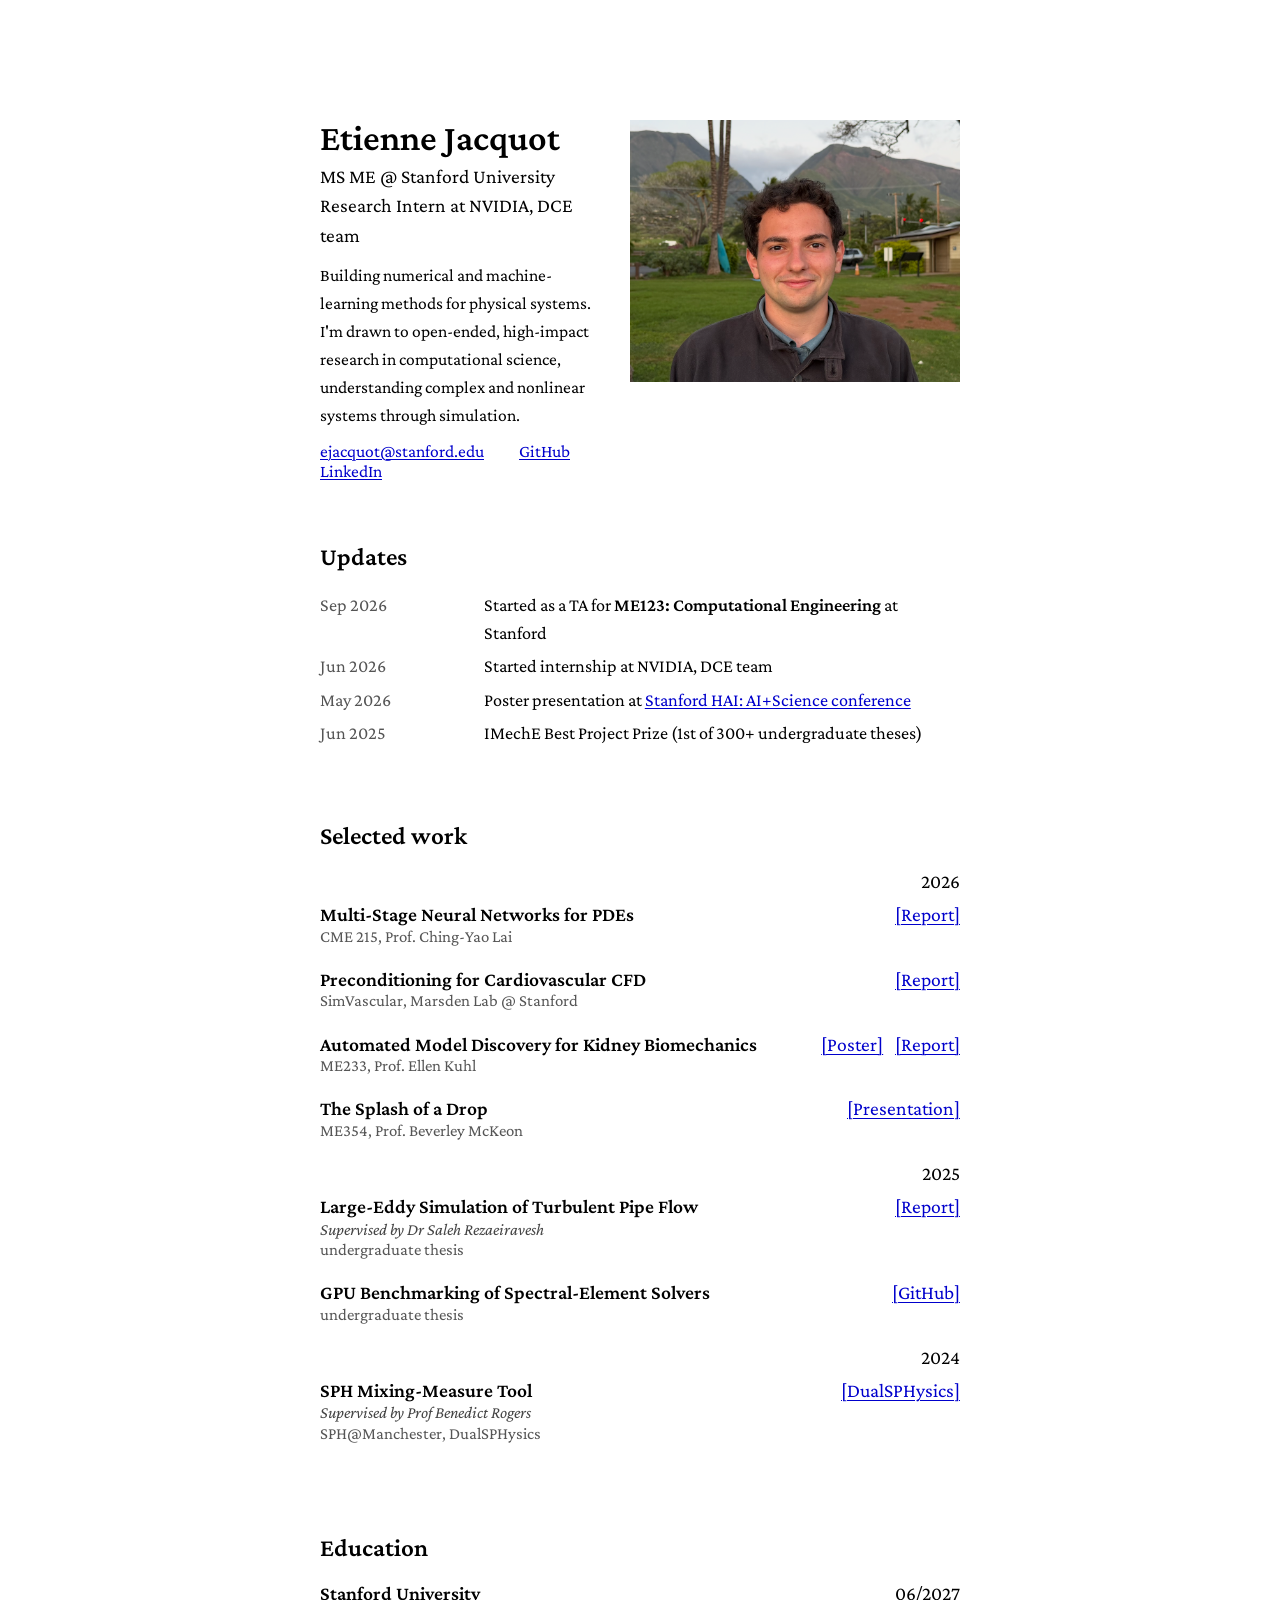
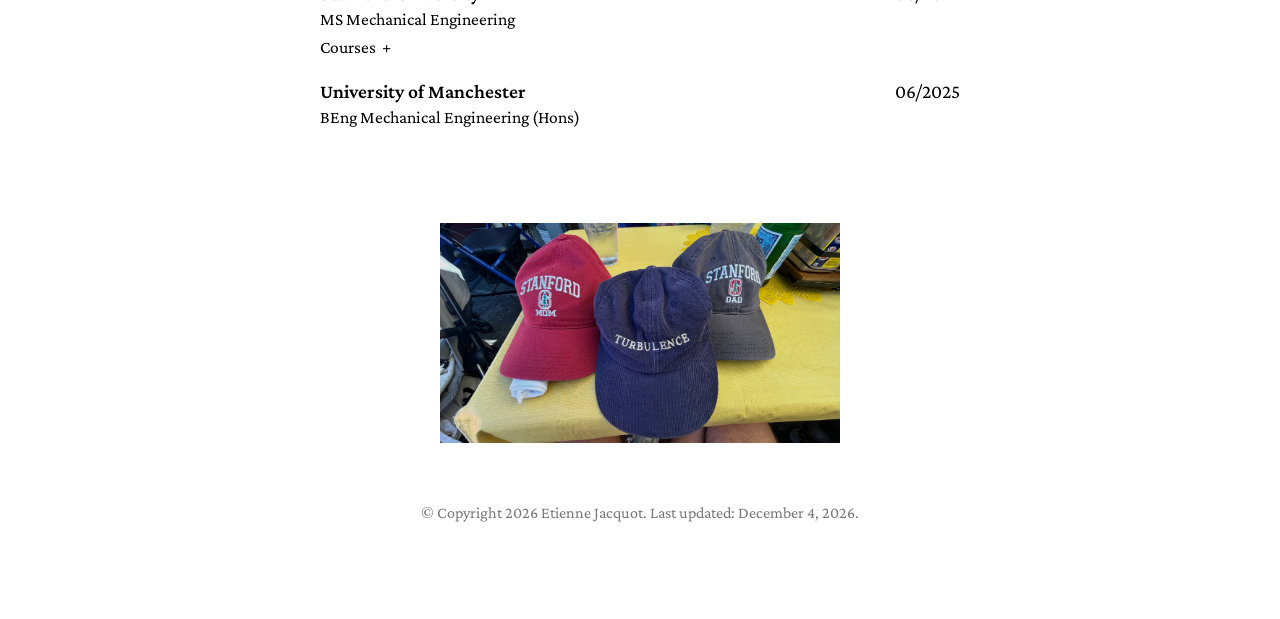
<file: index.html>
<!DOCTYPE html>
<html lang="en">
<head>
    <meta charset="UTF-8">
    <meta name="viewport" content="width=device-width, initial-scale=1.0">
    <title>Etienne Jacquot</title>
    <link rel="stylesheet" href="css/tufte.css">
    <link rel="stylesheet" href="css/site.css">
    <link rel="stylesheet" href="css/site-crimson.css">
</head>
<body>
<article>

    <!-- ── Header ─────────────────────────────────────── -->
    <section class="site-header">
        <div class="header-text">
            <h1>Etienne Jacquot</h1>
            <p class="tagline">MS ME @ Stanford University<br>
Research Intern at NVIDIA, DCE team</p>
            <p class="header-bio">Building numerical and machine-learning methods for physical systems. I'm drawn to open-ended, high-impact research in computational science, understanding complex and nonlinear systems through simulation.</p>
            <nav class="contact-links" aria-label="Contact and profiles">
                <a href="mailto:ejacquot@stanford.edu">ejacquot@stanford.edu</a>
                <a href="https://github.com/etiennejacquot">GitHub</a>
                <a href="https://linkedin.com/in/etienne-jacquot">LinkedIn</a>
            </nav>
        </div>
        <div class="header-photo">
            <img src="images/photo_me.png" alt="Etienne Jacquot">
        </div>
    </section>

    <!-- ── Updates ───────────────────────────────────── -->
    <section>
        <h2>Updates</h2>
        <ul class="updates-list">
            <!-- Add new items above this line, newest first -->
            <li>
                <time class="update-date" datetime="2026-09">Sep 2026</time>
                <span>Started as a TA for <strong>ME123: Computational Engineering</strong> at Stanford</span>
            </li>
            <li>
                <time class="update-date" datetime="2026-06">Jun 2026</time>
                <span>Started internship at NVIDIA, DCE team</span>
            </li>
            <li>
                <time class="update-date" datetime="2026-05">May 2026</time>
                <span>Poster presentation at <a href="https://hai.stanford.edu/events/ai-science-accelerating-discovery">Stanford HAI: AI+Science conference</a></span>
            </li>
            <li>
                <time class="update-date" datetime="2025-06">Jun 2025</time>
                <span>IMechE Best Project Prize (1st of 300+ undergraduate theses)</span>
            </li>
        </ul>
    </section>

    <!-- ── Selected work ──────────────────────────────── -->
    <section>
        <h2>Selected work</h2>
        <div class="entries entries--work">

            <div class="year-divider">2026</div>

            <div class="entry">
                <div class="entry-primary">
                    <strong>Multi-Stage Neural Networks for PDEs</strong>
                    <span class="entry-links"><a href="https://drive.google.com/file/d/1u68ftMysKveKd8G7caAsL3m6ljsauf0_/view">[Report]</a></span>
                </div>
                <div class="entry-secondary">
                    <span>CME&nbsp;215, Prof.&nbsp;Ching-Yao&nbsp;Lai</span>
                </div>
            </div>

            <div class="entry">
                <div class="entry-primary">
                    <strong>Preconditioning for Cardiovascular CFD</strong>
                    <span class="entry-links"><a href="https://drive.google.com/file/d/1egffbwDDX8cMeWPssXyyl-0Wh5LUgns-/view">[Report]</a></span>
                </div>
                <div class="entry-secondary">
                    <span>SimVascular, Marsden Lab @ Stanford</span>
                </div>
            </div>

            <div class="entry">
                <div class="entry-primary">
                    <strong>Automated Model Discovery for Kidney Biomechanics</strong>
                    <span class="entry-links"><a href="https://drive.google.com/file/d/1HsooWuBI4olGqOdsvTVBiIfpvr4UPn05/view">[Poster]</a> <a href="https://drive.google.com/file/d/1Cd1QyxKKrIIksX0WJn35RNZpErJXGQEm/view">[Report]</a></span>
                </div>
                <div class="entry-secondary">
                    <span>ME233, Prof.&nbsp;Ellen&nbsp;Kuhl</span>
                </div>
            </div>

            <div class="entry">
                <div class="entry-primary">
                    <strong>The Splash of a Drop</strong>
                    <span class="entry-links"><a href="https://drive.google.com/file/d/14zH1BmUkwTsOG4TqWfQAcKTem2D22IOi/view?usp=sharing">[Presentation]</a></span>
                </div>
                <div class="entry-secondary">
                    <span>ME354, Prof.&nbsp;Beverley&nbsp;McKeon</span>
                </div>
            </div>

            <div class="year-divider">2025</div>

            <div class="entry">
                <div class="entry-primary">
                    <strong>Large-Eddy Simulation of Turbulent Pipe Flow</strong>
                    <span class="entry-links"><a href="https://drive.google.com/file/d/1ptial7MCI018vltW41fImAZa88rZBfHe/view">[Report]</a></span>
                </div>
                <div class="entry-supervisor"><em>Supervised by Dr Saleh Rezaeiravesh</em></div>
                <div class="entry-secondary">
                    <span>undergraduate thesis</span>
                </div>
            </div>

            <div class="entry">
                <div class="entry-primary">
                    <strong>GPU Benchmarking of Spectral-Element Solvers</strong>
                    <span class="entry-links"><a href="https://github.com/etiennejacquot/nekRSvs5000">[GitHub]</a></span>
                </div>
                <div class="entry-secondary">
                    <span>undergraduate thesis</span>
                </div>
            </div>

            <div class="year-divider">2024</div>

            <div class="entry">
                <div class="entry-primary">
                    <strong>SPH Mixing-Measure Tool</strong>
                    <span class="entry-links"><a href="https://dual.sphysics.org/">[DualSPHysics]</a></span>
                </div>
                <div class="entry-supervisor"><em>Supervised by Prof Benedict Rogers</em></div>
                <div class="entry-secondary">
                    <span>SPH@Manchester, DualSPHysics</span>
                </div>
            </div>

        </div>
    </section>

    <!-- ── Education ─────────────────────────────────── -->
    <section>
        <h2>Education</h2>
        <div class="entries">

            <div class="entry">
                <div class="entry-primary">
                    <strong>Stanford University</strong>
                    <span class="entry-date">06/2027</span>
                </div>
                <div class="entry-detail">MS Mechanical Engineering</div>
                <details class="courses-dropdown">
                    <summary>Courses</summary>
                    <ul class="courses-list">
                        <li>CS237A: Principles of Robot Autonomy I</li>
                        <li>CME215: ML for the Physical Sciences</li>
                        <li>AA272: GPS</li>
                        <li>ME351A&amp;B: Fluid Mechanics A &amp; B</li>
                        <li>ME361: Turbulence</li>
                        <li>CS238: Decision Making under Uncertainty</li>
                        <li>ME233: Automated Model Discovery</li>
                        <li>CEE251: Negotiation</li>
                        <li>ME300A: Linear Algebra</li>
                        <li>ME300B: Engineering PDEs</li>
                        <li>ME354: Experimental Methods for Fluid Mechanics</li>
                    </ul>
                </details>
            </div>

            <div class="entry">
                <div class="entry-primary">
                    <strong>University of Manchester</strong>
                    <span class="entry-date">06/2025</span>
                </div>
                <div class="entry-detail">BEng Mechanical Engineering (Hons)</div>
                <!-- Award: <div class="entry-detail">Award name here</div> -->
            </div>

        </div>
    </section>

    <!-- ── Foot photo ────────────────────────────────── -->
    <section style="margin-top: 3rem;">
        <img src="images/foot.png" alt="" style="width:400px; height:auto; display:block; margin:0 auto;">
    </section>

    <!-- ── Footer ─────────────────────────────────────── -->
    <footer class="site-footer">
        <p class="copyright">&#169; Copyright 2026 Etienne Jacquot. Last updated: <span id="last-updated"></span>.</p>
    </footer>
    <script>
        document.getElementById('last-updated').textContent =
            new Date(document.lastModified).toLocaleDateString('en-US', {month: 'long', day: 'numeric', year: 'numeric'});
    </script>

</article>
</body>
</html>
</file>
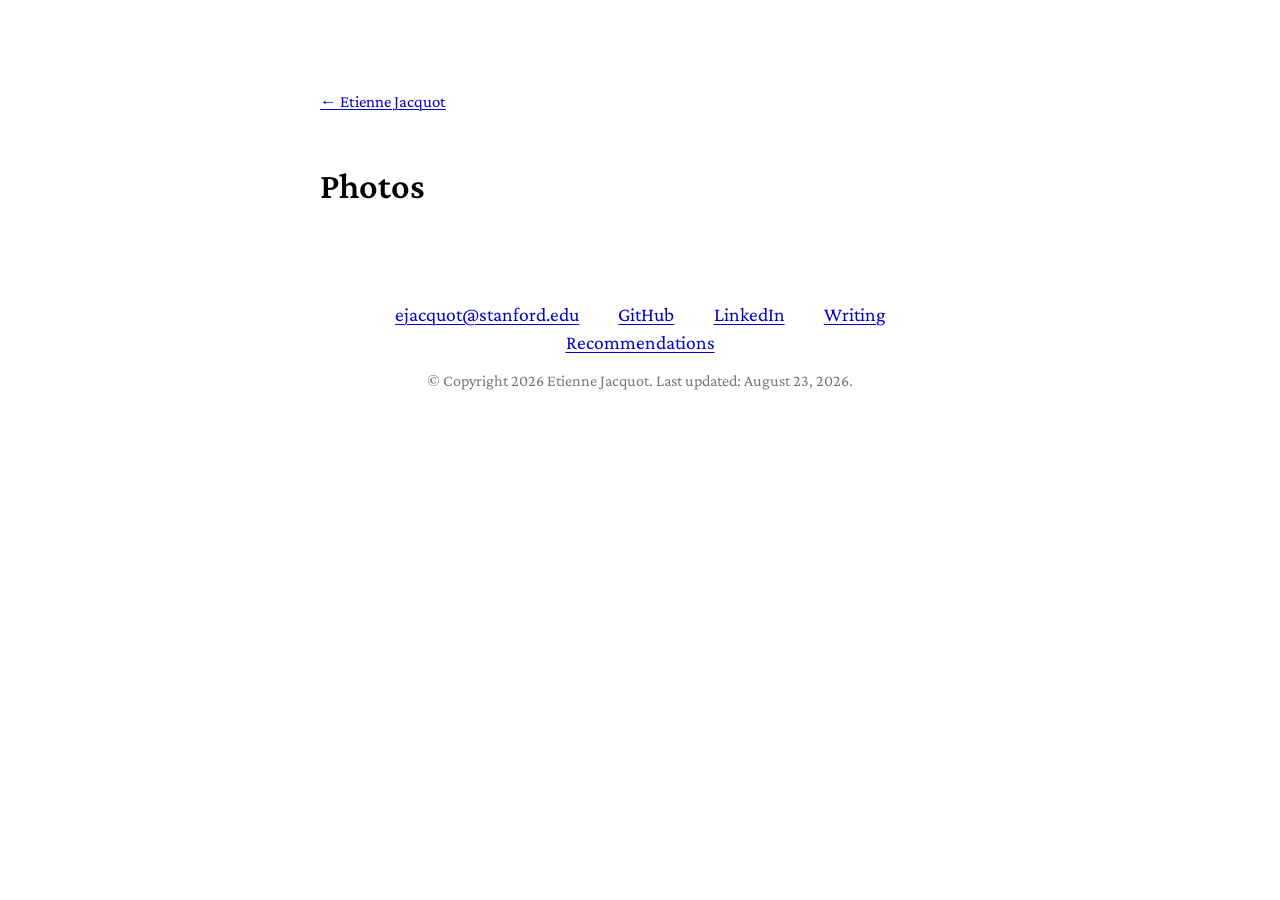
<file: photos.html>
<!DOCTYPE html>
<html lang="en">
<head>
    <meta charset="UTF-8">
    <meta name="viewport" content="width=device-width, initial-scale=1.0">
    <title>Photos — Etienne Jacquot</title>
    <link rel="stylesheet" href="css/tufte.css">
    <link rel="stylesheet" href="css/site.css">
    <link rel="stylesheet" href="css/site-crimson.css">
</head>
<body>
<article>

    <section>
        <a class="back-link" href="index.html">← Etienne Jacquot</a>
        <h1>Photos</h1>
    </section>

    <section>
        <div class="photos">

            <!-- Add photos here:
            <figure class="photo-item">
                <img src="images/photo-name.jpg" alt="">
                <p class="photo-caption"><em>Location</em> · Month Year</p>
            </figure>
            -->

        </div>
    </section>

    <footer class="site-footer">
        <p class="footer-links">
            <a href="mailto:ejacquot@stanford.edu">ejacquot@stanford.edu</a>
            <a href="#">GitHub</a>
            <a href="https://linkedin.com/in/etienne-jacquot">LinkedIn</a>
            <a href="writing/">Writing</a>
            <a href="recommendations.html">Recommendations</a>
        </p>
        <p class="copyright">&#169; Copyright 2026 Etienne Jacquot. Last updated: August 23, 2026.</p>
    </footer>

</article>
</body>
</html>
</file>
<file: css/tufte.css>
@charset "UTF-8";

/* Import ET Book styles
   adapted from https://github.com/edwardtufte/et-book/blob/gh-pages/et-book.css */

@font-face {
    font-family: "et-book";
    src: url("et-book/et-book-roman-line-figures/et-book-roman-line-figures.eot");
    src: url("et-book/et-book-roman-line-figures/et-book-roman-line-figures.eot?#iefix") format("embedded-opentype"), url("et-book/et-book-roman-line-figures/et-book-roman-line-figures.woff") format("woff"), url("et-book/et-book-roman-line-figures/et-book-roman-line-figures.ttf") format("truetype"), url("et-book/et-book-roman-line-figures/et-book-roman-line-figures.svg#etbookromanosf") format("svg");
    font-weight: normal;
    font-style: normal;
    font-display: swap;
}

@font-face {
    font-family: "et-book";
    src: url("et-book/et-book-display-italic-old-style-figures/et-book-display-italic-old-style-figures.eot");
    src: url("et-book/et-book-display-italic-old-style-figures/et-book-display-italic-old-style-figures.eot?#iefix") format("embedded-opentype"), url("et-book/et-book-display-italic-old-style-figures/et-book-display-italic-old-style-figures.woff") format("woff"), url("et-book/et-book-display-italic-old-style-figures/et-book-display-italic-old-style-figures.ttf") format("truetype"), url("et-book/et-book-display-italic-old-style-figures/et-book-display-italic-old-style-figures.svg#etbookromanosf") format("svg");
    font-weight: normal;
    font-style: italic;
    font-display: swap;
}

@font-face {
    font-family: "et-book";
    src: url("et-book/et-book-bold-line-figures/et-book-bold-line-figures.eot");
    src: url("et-book/et-book-bold-line-figures/et-book-bold-line-figures.eot?#iefix") format("embedded-opentype"), url("et-book/et-book-bold-line-figures/et-book-bold-line-figures.woff") format("woff"), url("et-book/et-book-bold-line-figures/et-book-bold-line-figures.ttf") format("truetype"), url("et-book/et-book-bold-line-figures/et-book-bold-line-figures.svg#etbookromanosf") format("svg");
    font-weight: bold;
    font-style: normal;
    font-display: swap;
}

@font-face {
    font-family: "et-book-roman-old-style";
    src: url("et-book/et-book-roman-old-style-figures/et-book-roman-old-style-figures.eot");
    src: url("et-book/et-book-roman-old-style-figures/et-book-roman-old-style-figures.eot?#iefix") format("embedded-opentype"), url("et-book/et-book-roman-old-style-figures/et-book-roman-old-style-figures.woff") format("woff"), url("et-book/et-book-roman-old-style-figures/et-book-roman-old-style-figures.ttf") format("truetype"), url("et-book/et-book-roman-old-style-figures/et-book-roman-old-style-figures.svg#etbookromanosf") format("svg");
    font-weight: normal;
    font-style: normal;
    font-display: swap;
}

/* Tufte CSS styles */
html {
    font-size: 15px;
}

body {
    width: 87.5%;
    margin-left: auto;
    margin-right: auto;
    padding-left: 12.5%;
    font-family: et-book, Palatino, "Palatino Linotype", "Palatino LT STD", "Book Antiqua", Georgia, serif;
    background-color: #fffff8;
    color: #111;
    max-width: 1400px;
    counter-reset: sidenote-counter;
}

/* Adds dark mode */
@media (prefers-color-scheme: dark) {
    body {
        background-color: #151515;
        color: #ddd;
    }
}

h1 {
    font-weight: 400;
    margin-top: 4rem;
    margin-bottom: 1.5rem;
    font-size: 3.2rem;
    line-height: 1;
}

h2 {
    font-style: italic;
    font-weight: 400;
    margin-top: 2.1rem;
    margin-bottom: 1.4rem;
    font-size: 2.2rem;
    line-height: 1;
}

h3 {
    font-style: italic;
    font-weight: 400;
    font-size: 1.7rem;
    margin-top: 2rem;
    margin-bottom: 1.4rem;
    line-height: 1;
}

hr {
    display: block;
    height: 1px;
    width: 55%;
    border: 0;
    border-top: 1px solid #ccc;
    margin: 1em 0;
    padding: 0;
}

p.subtitle {
    font-style: italic;
    margin-top: 1rem;
    margin-bottom: 1rem;
    font-size: 1.8rem;
    display: block;
    line-height: 1;
}

.numeral {
    font-family: et-book-roman-old-style;
}

.danger {
    color: red;
}

article {
    padding: 5rem 0rem;
}

section {
    padding-top: 1rem;
    padding-bottom: 1rem;
}

p,
dl,
ol,
ul {
    font-size: 1.4rem;
    line-height: 2rem;
}

p {
    margin-top: 1.4rem;
    margin-bottom: 1.4rem;
    padding-right: 0;
    vertical-align: baseline;
}

sup {
    line-height: 0;
}

/* Chapter Epigraphs */
div.epigraph {
    margin: 5em 0;
}

div.epigraph > blockquote {
    margin-top: 3em;
    margin-bottom: 3em;
}

div.epigraph > blockquote,
div.epigraph > blockquote > p {
    font-style: italic;
}

div.epigraph > blockquote > footer {
    font-style: normal;
}

div.epigraph > blockquote > footer > cite {
    font-style: italic;
}
/* end chapter epigraphs styles */

blockquote {
    font-size: 1.4rem;
}

blockquote p {
    width: 55%;
    margin-right: 40px;
}

blockquote footer {
    width: 55%;
    font-size: 1.1rem;
    text-align: right;
}

section > p,
section > footer,
section > table {
    width: 55%;
}

/* 50 + 5 == 55, to be the same width as paragraph */
section > dl,
section > ol,
section > ul {
    width: 50%;
    -webkit-padding-start: 5%;
}

dt:not(:first-child),
li:not(:first-child) {
    margin-top: 0.25rem;
}

figure {
    padding: 0;
    border: 0;
    font-size: 100%;
    font: inherit;
    vertical-align: baseline;
    max-width: 55%;
    -webkit-margin-start: 0;
    -webkit-margin-end: 0;
    margin: 0 0 3em 0;
}

figcaption {
    float: right;
    clear: right;
    margin-top: 0;
    margin-bottom: 0;
    font-size: 1.1rem;
    line-height: 1.6;
    vertical-align: baseline;
    position: relative;
    max-width: 40%;
}

figure.fullwidth figcaption {
    margin-right: 24%;
}

a:link,
a:visited {
    color: inherit;
    text-underline-offset: 0.1em;
    text-decoration-thickness: 0.05em;
}

/* Sidenotes, margin notes, figures, captions */
img {
    max-width: 100%;
    height: auto;
}

figure.fullwidth img {
    width: 100%;
}

.sidenote,
.marginnote {
    float: right;
    clear: right;
    margin-right: -60%;
    width: 50%;
    margin-top: 0.3rem;
    margin-bottom: 0;
    font-size: 1.1rem;
    line-height: 1.3;
    vertical-align: baseline;
    position: relative;
}

.sidenote-number {
    counter-increment: sidenote-counter;
}

.sidenote-number:after,
.sidenote:before {
    font-family: et-book-roman-old-style;
    position: relative;
    vertical-align: baseline;
}

.sidenote-number:after {
    content: counter(sidenote-counter);
    font-size: 1rem;
    top: -0.5rem;
    left: 0.1rem;
}

.sidenote:before {
    content: counter(sidenote-counter) " ";
    font-size: 1rem;
    top: -0.5rem;
}

blockquote .sidenote,
blockquote .marginnote {
    margin-right: -82%;
    min-width: 59%;
    text-align: left;
}

div.fullwidth,
table.fullwidth {
    width: 100%;
}

div.table-wrapper {
    overflow-x: auto;
    font-family: "Trebuchet MS", "Gill Sans", "Gill Sans MT", sans-serif;
}

.sans {
    font-family: "Gill Sans", "Gill Sans MT", Calibri, sans-serif;
    letter-spacing: .03em;
}

code, pre > code {
    font-family: Consolas, "Liberation Mono", Menlo, Courier, monospace;
    font-size: 1.0rem;
    line-height: 1.42;
    -webkit-text-size-adjust: 100%; /* Prevent adjustments of font size after orientation changes in iOS. See https://github.com/edwardtufte/tufte-css/issues/81#issuecomment-261953409 */
}

.sans > code {
    font-size: 1.2rem;
}

h1 > code,
h2 > code,
h3 > code {
    font-size: 0.80em;
}

.marginnote > code,
.sidenote > code {
    font-size: 1rem;
}

pre > code {
    font-size: 0.9rem;
    width: 52.5%;
    margin-left: 2.5%;
    overflow-x: auto;
    display: block;
}

pre.fullwidth > code {
    width: 90%;
}

.fullwidth {
    max-width: 90%;
    clear:both;
}

span.newthought {
    font-variant: small-caps;
    font-size: 1.2em;
}

input.margin-toggle {
    display: none;
}

label.sidenote-number {
    display: inline-block;
    max-height: 2rem; /* should be less than or equal to paragraph line-height */
}

label.margin-toggle:not(.sidenote-number) {
    display: none;
}

.iframe-wrapper {
    position: relative;
    padding-bottom: 56.25%; /* 16:9 */
    padding-top: 25px;
    height: 0;
}

.iframe-wrapper iframe {
    position: absolute;
    top: 0;
    left: 0;
    width: 100%;
    height: 100%;
}

@media (max-width: 760px) {
    body {
        width: 84%;
        padding-left: 8%;
        padding-right: 8%;
    }

    hr,
    section > p,
    section > footer,
    section > table {
        width: 100%;
    }

    pre > code {
        width: 97%;
    }

    section > dl,
    section > ol,
    section > ul {
        width: 90%;
    }

    figure {
        max-width: 90%;
    }

    figcaption,
    figure.fullwidth figcaption {
        margin-right: 0%;
        max-width: none;
    }

    blockquote {
        margin-left: 1.5em;
        margin-right: 0em;
    }

    blockquote p,
    blockquote footer {
        width: 100%;
    }

    label.margin-toggle:not(.sidenote-number) {
        display: inline;
    }

    .sidenote,
    .marginnote {
        display: none;
    }

    .margin-toggle:checked + .sidenote,
    .margin-toggle:checked + .marginnote {
        display: block;
        float: left;
        left: 1rem;
        clear: both;
        width: 95%;
        margin: 1rem 2.5%;
        vertical-align: baseline;
        position: relative;
    }

    label {
        cursor: pointer;
    }

    div.table-wrapper,
    table {
        width: 85%;
    }

    img {
        width: 100%;
    }
}
</file>
<file: css/site.css>
/* site.css — overrides on top of tufte.css */

/* ====================================================
   FONTS
   ==================================================== */

@font-face {
    font-family: 'Charter';
    src: url('fonts/charter/Charter-Roman.ttf') format('truetype');
    font-weight: 400;
    font-style: normal;
    font-display: swap;
}

@font-face {
    font-family: 'Charter';
    src: url('fonts/charter/Charter-Italic.ttf') format('truetype');
    font-weight: 400;
    font-style: italic;
    font-display: swap;
}

@font-face {
    font-family: 'Charter';
    src: url('fonts/charter/Charter-Bold.ttf') format('truetype');
    font-weight: 700;
    font-style: normal;
    font-display: swap;
}

@font-face {
    font-family: 'Charter';
    src: url('fonts/charter/Charter-BoldItalic.ttf') format('truetype');
    font-weight: 700;
    font-style: italic;
    font-display: swap;
}

@font-face {
    font-family: 'Crimson Pro';
    src: url('fonts/crimson-pro/CrimsonPro-Regular.ttf') format('truetype');
    font-weight: 400;
    font-style: normal;
    font-display: swap;
}

@font-face {
    font-family: 'Crimson Pro';
    src: url('fonts/crimson-pro/CrimsonPro-Italic.ttf') format('truetype');
    font-weight: 400;
    font-style: italic;
    font-display: swap;
}

@font-face {
    font-family: 'Crimson Pro';
    src: url('fonts/crimson-pro/CrimsonPro-SemiBold.ttf') format('truetype');
    font-weight: 600;
    font-style: normal;
    font-display: swap;
}

/* ====================================================
   BODY — white, black, wide margins both sides
   Tufte default: width 87.5 %, padding-left 12.5 %
   Narrowing width adds symmetric space left + right
   (body is centered via margin auto).
   ==================================================== */

html {
    font-size: 14px;
}

body {
    font-family: 'Charter', Georgia, serif;
    background-color: #ffffff;
    color: #000000;
    width: 50%;
    padding-left: 0;
}

/* ====================================================
   PARAGRAPH WIDTH — full column, no sidenotes
   ==================================================== */

section > p,
section > footer,
section > table,
section > dl,
section > ol,
section > ul,
blockquote p,
blockquote footer {
    width: 100%;
    max-width: 100%;
}

p {
    text-indent: 0;
    margin-top: 1.2rem;
    margin-bottom: 1.2rem;
}

/* ====================================================
   LINKS — blue + underlined
   ==================================================== */

a:link,
a:visited {
    color: #0000cc;
    text-decoration: underline;
    text-decoration-thickness: 1px;
    text-underline-offset: 0.13em;
}

a:hover,
a:active {
    color: #0000aa;
}

a:focus-visible {
    outline: 2px solid #0000cc;
    outline-offset: 2px;
    border-radius: 2px;
}

/* ====================================================
   HEADINGS
   ==================================================== */

h1 {
    font-weight: 700;
    font-style: normal;
    font-size: 2.6rem;
    margin-top: 2rem;
    margin-bottom: 0.4rem;
}

h2 {
    font-style: normal;
    font-weight: 700;
    font-size: 1.8rem;
    margin-top: 2.8rem;
    margin-bottom: 1.4rem;
    line-height: 1.2;
}

/* ====================================================
   SITE HEADER
   ==================================================== */

.site-header {
    display: flex;
    align-items: flex-start;
    gap: 2rem;
    padding-top: 1rem;
    padding-bottom: 0.5rem;
}

.header-text {
    flex: 1;
}

.header-photo {
    flex-shrink: 0;
    padding-top: 2rem;
}

.header-photo img {
    width: 330px;
    height: auto;
    display: block;
}

.tagline {
    font-style: normal;
    font-size: 1.4rem;
    margin-top: 0.2rem;
    margin-bottom: 0.8rem;
    line-height: 1.5;
}

.header-bio {
    font-size: 1.25rem;
    margin-top: 0.5rem;
    margin-bottom: 0.8rem;
    line-height: 1.6;
}

.contact-links {
    font-size: 1.25rem;
    margin-top: 0;
    margin-bottom: 0;
    display: flex;
    flex-wrap: wrap;
    gap: 0 2em;
    list-style: none;
    padding: 0;
}

/* ====================================================
   UPDATES — text left, date pushed to right margin
   ==================================================== */

.updates-list {
    list-style: none;
    padding: 0;
    margin: 0.2rem 0 0;
}

.updates-list li {
    display: flex;
    align-items: baseline;
    gap: 2em;
    margin-bottom: 0.4rem;
    font-size: 1.3rem;
}

.update-date {
    flex-shrink: 0;
    min-width: 7em;
    color: #555;
}

/* ====================================================
   ENTRY — two-line resume-style rows (projects + edu)

   Structure:
     <div class="entry">
       <div class="entry-primary">
         <span>Left text</span>
         <span class="entry-links">right links or date</span>
       </div>
       <div class="entry-secondary">
         <span>Left context</span>
         <span class="entry-date">date</span>
       </div>
     </div>
   ==================================================== */

.entries {
    margin-top: 0.4rem;
}

.entry {
    margin-bottom: 1.6rem;
}

.entry-primary,
.entry-secondary {
    display: flex;
    justify-content: space-between;
    align-items: baseline;
    gap: 1.5em;
}

.entry-primary {
    font-size: 1.4rem;
}

.entry-secondary {
    font-size: 1.2rem;
    color: #555;
    margin-top: 0.1rem;
}

.entry-links,
.entry-date {
    flex-shrink: 0;
    white-space: nowrap;
}

.entry-links a + a {
    margin-left: 0.4em;
}

/* Supervisor line — italic, sits between entry-primary and entry-secondary */
.entry-supervisor {
    font-size: 1.2rem;
    font-style: italic;
    margin-top: 0.15rem;
    color: #444;
}

/* Education-specific lines below the flex rows */
.entry-detail {
    font-size: 1.25rem;
    margin-top: 0.15rem;
    line-height: 1.5;
}

.entry-courses {
    font-size: 1.15rem;
    color: #555;
    margin-top: 0.25rem;
    line-height: 1.5;
}


/* Stack on narrow screens */
@media (max-width: 600px) {
    .entry-primary,
    .entry-secondary {
        flex-direction: column;
        gap: 0;
    }
}

/* ====================================================
   EDUCATION WITH LOGOS
   ==================================================== */

.edu-entry {
    display: flex;
    align-items: flex-start;
    gap: 1rem;
    margin-bottom: 1.8rem;
}

.edu-logo {
    flex-shrink: 0;
    width: 34px;
    padding-top: 0.2rem;
}

.edu-logo img {
    width: 100%;
    height: auto;
    display: block;
}

.edu-logo--missing {
    width: 34px;
}

.edu-content {
    flex: 1;
    min-width: 0;
}

/* Courses <details> dropdown */
.courses-dropdown {
    margin-top: 0.35rem;
}

.courses-dropdown > summary {
    font-size: 1.25rem;
    color: inherit;
    cursor: pointer;
    list-style: none;
    user-select: none;
    display: inline-flex;
    align-items: center;
    gap: 0.35em;
}

.courses-dropdown > summary::-webkit-details-marker {
    display: none;
}

.courses-dropdown > summary::after {
    content: '+';
    font-style: normal;
    font-weight: 400;
    font-size: 1em;
}

.courses-dropdown[open] > summary::after {
    content: '−';
}

.courses-list {
    list-style: none;
    padding: 0.25rem 0 0 1.4em;
    margin: 0;
}

.courses-list li {
    font-size: 1.25rem;
    color: inherit;
    padding: 0.1rem 0;
    line-height: 1.5;
}

/* ====================================================
   PHOTOS
   ==================================================== */

.photos {
    display: flex;
    flex-direction: column;
    gap: 2.5rem;
    margin-top: 0.4rem;
}

.photo-item {
    margin: 0;
    padding: 0;
    max-width: 100%;
}

.photo-item img {
    width: 100%;
    height: auto;
    display: block;
}

.photo-caption {
    font-size: 1.1rem;
    color: #555;
    font-style: italic;
    margin-top: 0.45rem;
    text-align: center;
}

/* ====================================================
   SITE FOOTER
   ==================================================== */

.site-footer {
    margin-top: 3rem;
    padding-bottom: 1rem;
    font-size: 1.1rem;
}

.year-divider {
    text-align: right;
    font-size: 1.4rem;
    color: #000;
    margin-top: 1.6rem;
    margin-bottom: 0.8rem;
}

.entries .year-divider:first-child {
    margin-top: 0;
}

.footer-links {
    display: flex;
    flex-wrap: wrap;
    justify-content: center;
    gap: 0 2em;
    margin: 0;
}

.copyright {
    font-size: 1.15rem;
    color: #777;
    margin-top: 0.8rem;
    margin-bottom: 0;
    text-align: center;
}

/* ====================================================
   WRITING / BLOG PAGES
   ==================================================== */

.post-list {
    list-style: none;
    padding: 0;
    margin-top: 0.4rem;
}

.post-list li {
    margin-bottom: 1.6rem;
    line-height: 1.5;
}

.post-list .post-date {
    font-size: 1.1rem;
    color: #555;
    display: block;
    margin-bottom: 0.1rem;
}

.post-list .post-title {
    font-size: 1.4rem;
    font-weight: 400;
}

.post-list .post-blurb {
    font-size: 1.25rem;
    color: #333;
    margin-top: 0.1rem;
}

.back-link {
    font-size: 1.2rem;
    margin-bottom: 2rem;
    display: inline-block;
}

.post-header {
    margin-bottom: 2rem;
}

.post-header h1 {
    font-size: 2.2rem;
    margin-bottom: 0.4rem;
}

.post-meta {
    font-size: 1.1rem;
    color: #555;
    margin-top: 0;
}

/* ====================================================
   RECOMMENDATIONS PAGE
   ==================================================== */

.rec-list {
    list-style: none;
    padding: 0;
}

.rec-list li {
    margin-bottom: 1rem;
    font-size: 1.4rem;
    line-height: 1.6;
}

.rec-list .rec-why {
    color: #444;
}

/* ====================================================
   DARK MODE
   ==================================================== */

@media (prefers-color-scheme: dark) {
    .update-date,
    .entry-secondary,
    .entry-courses,
    .post-meta,
    .post-list .post-date,
    .post-list .post-blurb {
        color: #aaa;
    }

    .entry-detail {
        color: #ccc;
    }

    a:link,
    a:visited {
        color: #7799ff;
    }

    a:hover {
        color: #99bbff;
    }

    a:focus-visible {
        outline-color: #7799ff;
    }

    .site-footer {
        border-top-color: #444;
    }

    .copyright {
        color: #666;
    }
}

/* ====================================================
   REDUCED MOTION
   ==================================================== */

@media (prefers-reduced-motion: reduce) {
    *,
    *::before,
    *::after {
        transition-duration: 0.01ms !important;
        animation-duration: 0.01ms !important;
        animation-iteration-count: 1 !important;
    }
}

/* ====================================================
   MOBILE
   ==================================================== */

@media (max-width: 760px) {
    body {
        width: 92%;
        padding-left: 4%;
        padding-right: 4%;
    }

    .contact-links,
    .footer-links {
        gap: 0.3em 1.5em;
    }
}
</file>
<file: css/site-crimson.css>
/* site-crimson.css — loaded after site.css; switches body font to Crimson Pro */

body {
    font-family: 'Crimson Pro', Georgia, serif;
}
</file>
